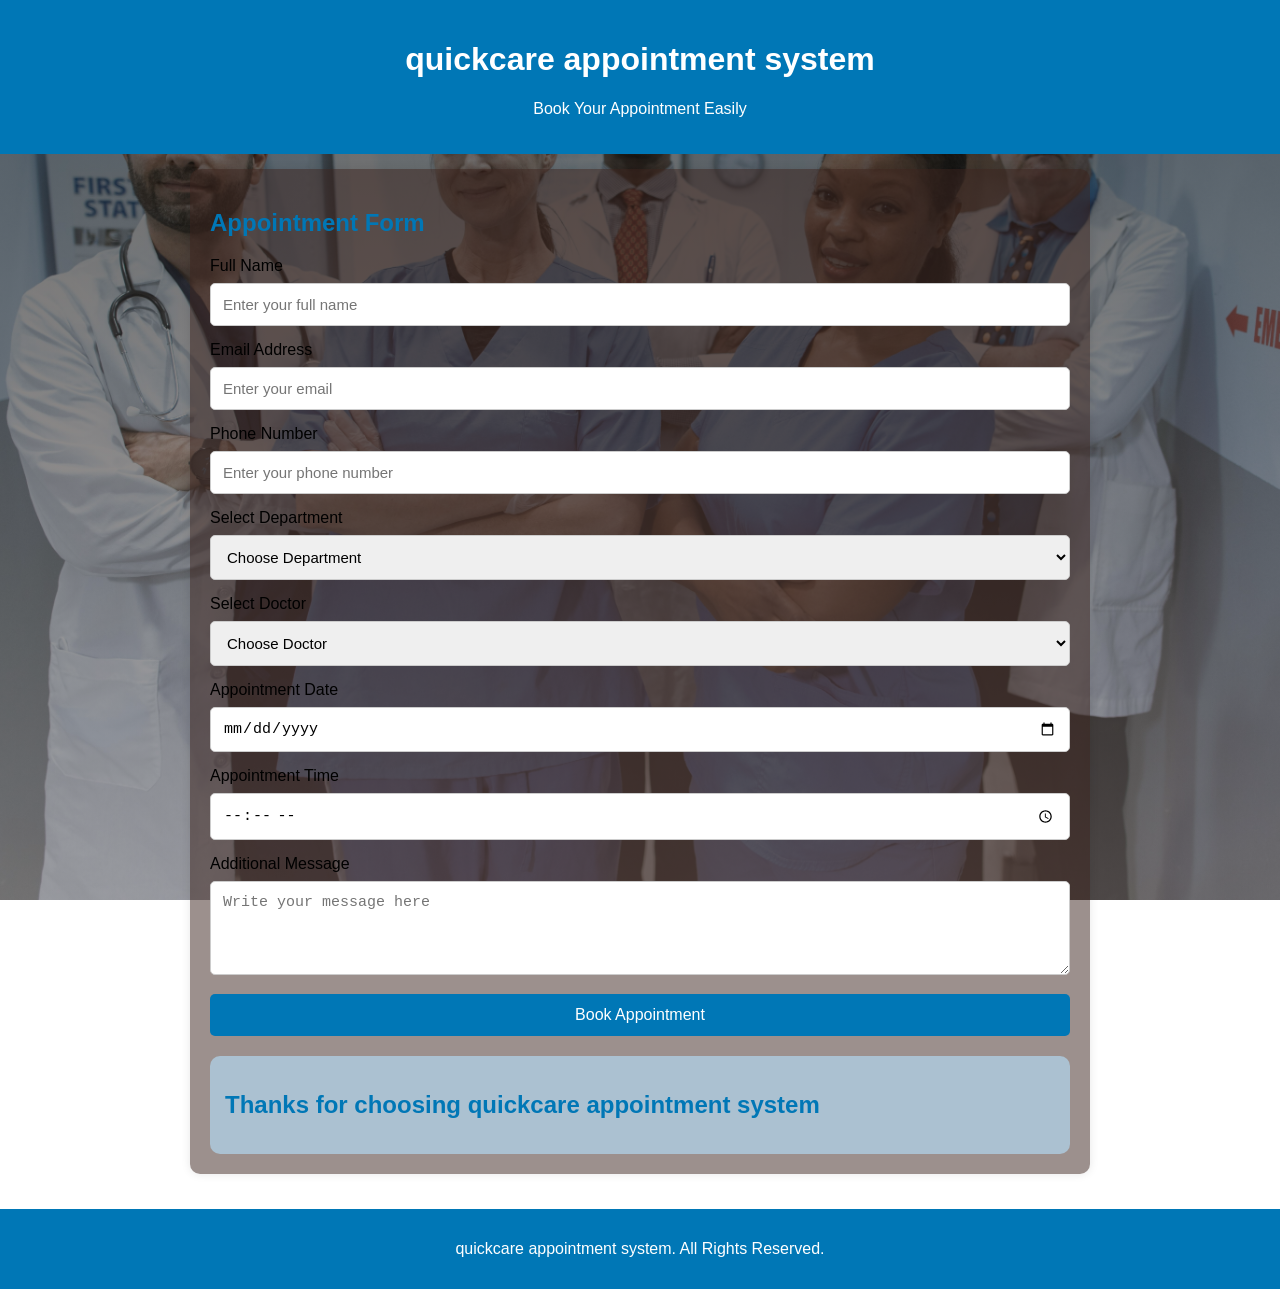
<file: appointment.html>
<!DOCTYPE html>
<html lang="en">
<head>
<meta charset="UTF-8">
<meta name="viewport" content="width=device-width, initial-scale=1.0">
<title>Hospital Appointment Page</title>

<style>

body{
    margin:0;
    font-family:Arial, sans-serif;
    background-image:  linear-gradient(rgba(0,0,0,0.6),
    rgba(124, 115, 115, 0.6)),
    url("hosp picture.jpg");

    background-size:cover;
    background-position:center;
    background-repeat:no-repeat;
    background-attachment:fixed;
}

header{
    background:#0077b6;
    color:white;
    text-align:center;
    padding:20px;
}

.container{
    width:90%;
    max-width:900px;
    margin:auto;
    padding:15px;
}

.appointment-box{
    background:rgba(59, 34, 28, 0.5);
    padding:20px;
    border-radius:10px;
    box-shadow:0 0 10px rgba(0,0,0,0.1);
}

h2{
    color:#0077b6;
}

input, select, textarea{
    width:100%;
    padding:12px;
    margin-top:8px;
    margin-bottom:15px;
    border:1px solid #ccc;
    border-radius:5px;
    font-size:15px;
    box-sizing:border-box;
}

button{
    width:100%;
    padding:12px;
    background:#0077b6;
    color:white;
    border:none;
    border-radius:5px;
    font-size:16px;
    cursor:pointer;
    transition:0.3s;
}

button:hover{
    background:#023e8a;
}

.info{
    margin-top:20px;
    background:#abc1d1;
    padding:15px;
    border-radius:10px;
}

#formMessage{
    display:none;
    margin-top:15px;
}

footer{
    background:#0077b6;
    color:white;
    text-align:center;
    padding:15px;
    margin-top:20px;
}

@media(max-width:768px){
    .container{
        width:95%;
        padding:10px;
    }
    .appointment-box{
        padding:15px;
    }
    h2{
        font-size:20px;
    }
    input, select, textarea{
        padding:10px;
        font-size:14px;
    }
    button{
        padding:10px;
        font-size:14px;
    }
}

@media(max-width:480px){
    header{
        padding:15px;
    }
    header h1{
        font-size:18px;
        margin:0;
    }
    header p{
        font-size:13px;
        margin:5px 0 0 0;
    }
    .container{
        width:100%;
        margin:0;
        padding:8px;
    }
    .appointment-box{
        padding:12px;
        margin:0;
    }
    h2{
        font-size:16px;
        margin-bottom:10px;
    }
    label{
        font-size:13px;
    }
    input, select, textarea{
        padding:10px;
        margin-top:6px;
        margin-bottom:12px;
        font-size:13px;
    }
    button{
        padding:10px;
        font-size:13px;
    }
    .info{
        padding:12px;
        margin-top:15px;
    }
    .info h2{
        font-size:14px;
    }
    .info p{
        font-size:12px;
    }
    footer{
        padding:10px;
        font-size:12px;
    }
}

</style>

</head>
<body>

<header>
    <h1> quickcare appointment system</h1>
    <p>Book Your Appointment Easily</p>
</header>

<div class="container">

    <div class="appointment-box">

        <h2>Appointment Form</h2>

        <form>

            <label>Full Name</label>
            <input type="text" placeholder="Enter your full name" required>

            <label>Email Address</label>
            <input type="email" placeholder="Enter your email" required>

            <label>Phone Number</label>
            <input type="tel" placeholder="Enter your phone number" required>

            <label>Select Department</label>
            <select required>
                <option value="">Choose Department</option>
                <option>General Consultation</option>
                <option>Cardiology</option>
                <option>Maternity</option>
                <option>Laboratory</option>
                <option>Dental Care</option>
            </select>
            <label>Select Doctor</label>
      <select required>
          <option value="">Choose Doctor</option>

           <option>Dr. John Nkurunziza - Sunrise Hospital</option>
           <option>Dr. Alice Uwimana - King Faisal Hospital</option>
           <option>Dr. Jean Paul - CHUK Hospital</option>
           <option>Dr. Marie Claire - Muhima Hospital</option>
            <option>Dr. David Habimana - Rwanda Military Hospital</option>

</select>

            <label>Appointment Date</label>
            <input type="date" required>

            <label>Appointment Time</label>
            <input type="time" required>

            <label>Additional Message</label>
            <textarea rows="4" placeholder="Write your message here"></textarea>

            <button type="submit">Book Appointment</button>

        </form>

        <div id="formMessage" class="info"></div>

        <div class="info">
            <h2> Thanks for choosing quickcare appointment system</h2>
            <p>
        
            </p>
        </div>

    </div>

</div>

<footer>
    <p> quickcare appointment system. All Rights Reserved.</p>
</footer>

<script>
const form = document.querySelector('form');
const formMessage = document.getElementById('formMessage');
const dateInput = document.querySelector('input[type="date"]');

if (dateInput) {
    const today = new Date().toISOString().split('T')[0];
    dateInput.min = today;
}

if (form) {
    form.addEventListener('submit', function (event) {
        event.preventDefault();

        const requiredFields = form.querySelectorAll('input[required], select[required], textarea[required]');
        let isValid = true;

        requiredFields.forEach(function (field) {
            if (!field.value.trim()) {
                isValid = false;
            }
        });

        if (!isValid) {
            formMessage.style.display = 'block';
            formMessage.style.background = '#f8d7da';
            formMessage.style.color = '#721c24';
            formMessage.innerHTML = '<h2>Please fill in all required fields.</h2>';
            return;
        }

        formMessage.style.display = 'block';
        formMessage.style.background = '#d4edda';
        formMessage.style.color = '#155724';
        formMessage.innerHTML = '<h2>Appointment booked successfully!</h2><p>Thank you for choosing QuickCare. We will contact you shortly.</p>';
        form.reset();
    });
}
</script>

</body>
</html>
</file>
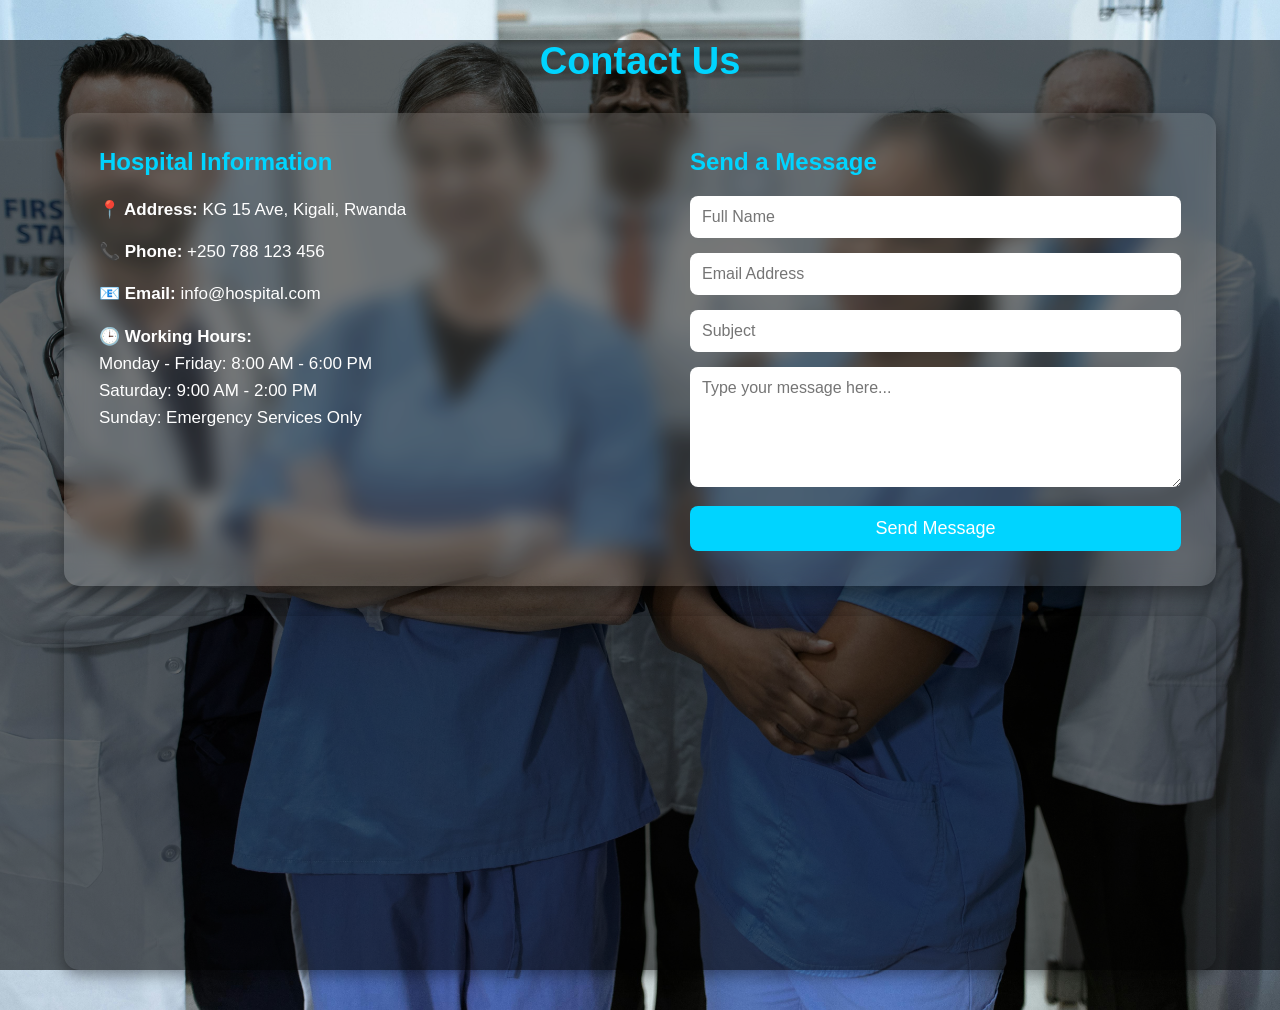
<file: contact.html>
<!DOCTYPE html>
<html lang="en">
<head>
<meta charset="UTF-8">
<meta name="viewport" content="width=device-width, initial-scale=1.0">
<title>Contact Us - Hospital Appointment System</title>

<style>
*{
    margin:0;
    padding:0;
    box-sizing:border-box;
    font-family:Arial, Helvetica, sans-serif;
}

body{
    background:url("hosp picture.jpg") no-repeat center center/cover;
    min-height:100vh;
    position:relative;
}

body::before{
    content:"";
    position:absolute;
    top:0;
    left:0;
    width:100%;
    height:100%;
    background:rgba(0,0,0,0.6);
}

.container{
    position:relative;
    z-index:1;
    width:90%;
    max-width:1200px;
    margin:40px auto;
}

h1{
    text-align:center;
    color:#00d4ff;
    margin-bottom:30px;
    font-size:38px;
}

.contact-box{
    display:flex;
    gap:30px;
    background:rgba(255,255,255,0.12);
    backdrop-filter:blur(10px);
    border-radius:15px;
    overflow:hidden;
    box-shadow:0 8px 20px rgba(0,0,0,0.4);
}

.contact-info,
.contact-form{
    flex:1;
    padding:35px;
    color:#fff;
}

.contact-info h2,
.contact-form h2{
    margin-bottom:20px;
    color:#00d4ff;
}

.contact-info p{
    margin-bottom:15px;
    font-size:17px;
    line-height:1.6;
}

.contact-form input,
.contact-form textarea{
    width:100%;
    padding:12px;
    margin-bottom:15px;
    border:none;
    border-radius:8px;
    font-size:16px;
    outline:none;
}

.contact-form textarea{
    resize:vertical;
    min-height:120px;
}

.contact-form button{
    width:100%;
    padding:12px;
    background:#00d4ff;
    color:#fff;
    border:none;
    border-radius:8px;
    font-size:18px;
    cursor:pointer;
    transition:.3s;
}

.contact-form button:hover{
    background:#0099cc;
}

.map{
    margin-top:30px;
    border-radius:15px;
    overflow:hidden;
    box-shadow:0 5px 15px rgba(0,0,0,.4);
}

.map iframe{
    width:100%;
    height:350px;
    border:0;
}

/* Tablet */
@media(max-width:768px){
    h1{
        font-size:30px;
    }

    .contact-box{
        flex-direction:column;
    }

    .contact-info,
    .contact-form{
        padding:25px;
    }
}

/* Mobile */
@media(max-width:480px){
    h1{
        font-size:26px;
    }

    .contact-info p{
        font-size:15px;
    }

    .contact-form input,
    .contact-form textarea{
        font-size:15px;
    }

    .contact-form button{
        font-size:16px;
    }

    .map iframe{
        height:250px;
    }
}
</style>
</head>

<body>

<div class="container">

<h1>Contact Us</h1>

<div class="contact-box">

<div class="contact-info">
<h2>Hospital Information</h2>

<p><strong>📍 Address:</strong> KG 15 Ave, Kigali, Rwanda</p>

<p><strong>📞 Phone:</strong> +250 788 123 456</p>

<p><strong>📧 Email:</strong> info@hospital.com</p>

<p><strong>🕒 Working Hours:</strong><br>
Monday - Friday: 8:00 AM - 6:00 PM<br>
Saturday: 9:00 AM - 2:00 PM<br>
Sunday: Emergency Services Only
</p>

</div>

<div class="contact-form">

<h2>Send a Message</h2>

<form>

<input type="text" placeholder="Full Name" required>

<input type="email" placeholder="Email Address" required>

<input type="text" placeholder="Subject" required>

<textarea placeholder="Type your message here..." required></textarea>

<button type="submit">Send Message</button>

</form>

</div>

</div>

<div class="map">

<iframe
src="https://www.google.com/maps?q=Kigali,Rwanda&output=embed"
allowfullscreen=""
loading="lazy">
</iframe>

</div>

</div>

</body>
</html>
</file>
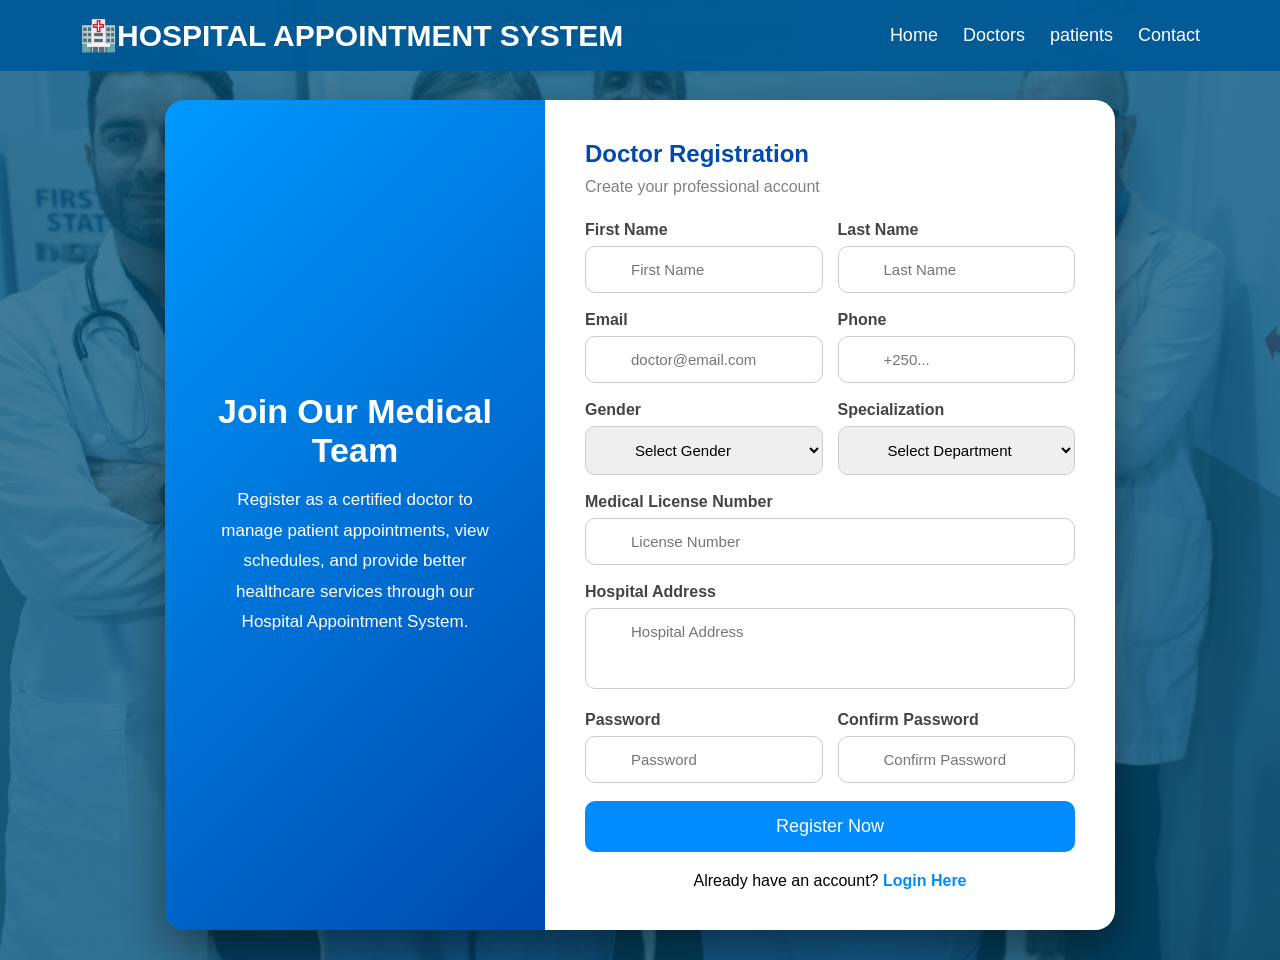
<file: doctor_register.html>
<!DOCTYPE html>
<html lang="en">
<head>
    <meta charset="UTF-8">
    <meta name="viewport" content="width=device-width, initial-scale=1.0">
    <title>Doctor Registration</title>


    <style>

    *{
        margin:0;
        padding:0;
        box-sizing:border-box;
        font-family:'Segoe UI',sans-serif;
    }

    body{
        background:linear-gradient(rgba(0,80,120,.75),rgba(0,80,120,.75)),
        url("hosp picture.jpg");
        background-size:cover;
        background-position:center;
        min-height:100vh;
        display:flex;
        justify-content:center;
        align-items:flex-start;
        padding:100px 30px 30px;
    }

    nav{
        position:fixed;
        top:0;
        left:0;
        right:0;
        display:flex;
        justify-content:space-between;
        align-items:center;
        padding:18px 80px;
        background:rgba(0,90,150,0.95);
        z-index:50;
    }

    .logo{
        color:white;
        font-size:30px;
        font-weight:bold;
    }

    nav ul{
        display:flex;
        list-style:none;
    }

    nav ul li{
        margin-left:25px;
    }

    nav ul li a{
        color:white;
        text-decoration:none;
        font-size:18px;
        transition:.3s;
    }

    nav ul li a:hover{
        color:gold;
    }

    .container{
        width:950px;
        max-width:100%;
        display:grid;
        grid-template-columns:40% 60%;
        background:rgba(255,255,255,.15);
        backdrop-filter:blur(15px);
        border-radius:20px;
        overflow:hidden;
        box-shadow:0 20px 40px rgba(0,0,0,.4);
    }


    .left{
        background:linear-gradient(135deg,#0099ff,#004aad);
        color:white;
        padding:40px;
        display:flex;
        flex-direction:column;
        justify-content:center;
        align-items:center;
        text-align:center;
    }

    .left i{
        font-size:90px;
        margin-bottom:20px;
    }

    .left h1{
        font-size:34px;
        margin-bottom:15px;
    }

    .left p{
        line-height:1.8;
        font-size:17px;
    }

    /* RIGHT SIDE */

    .right{
        background:white;
        padding:40px;
    }

    .right h2{
        color:#004aad;
        margin-bottom:10px;
    }

    .right p{
        color:gray;
        margin-bottom:25px;
    }

    .form-group{
        margin-bottom:18px;
    }

    .row{
        display:flex;
        gap:15px;
    }

    .row .form-group{
        flex:1;
    }

    label{
        display:block;
        margin-bottom:7px;
        font-weight:600;
        color:#444;
    }

    .input-box{
        position:relative;
    }

    .input-box i{
        position:absolute;
        left:15px;
        top:15px;
        color:#008cff;
    }

    .input-box input,
    .input-box select,
    .input-box textarea{
        width:100%;
        padding:14px 14px 14px 45px;
        border:1px solid #ccc;
        border-radius:10px;
        font-size:15px;
        transition:.3s;
    }

    .input-box textarea{
        resize:none;
    }

    .input-box input:focus,
    .input-box select:focus,
    .input-box textarea:focus{
        outline:none;
        border-color:#008cff;
        box-shadow:0 0 8px rgba(0,140,255,.3);
    }

    button{
        width:100%;
        padding:15px;
        border:none;
        border-radius:10px;
        background:#008cff;
        color:white;
        font-size:18px;
        cursor:pointer;
        transition:.3s;
    }

    button:hover{
        background:#005ecb;
        transform:translateY(-2px);
    }

    .login{
        margin-top:20px;
        text-align:center;
    }

    .login a{
        color:#008cff;
        text-decoration:none;
        font-weight:bold;
    }

    .login a:hover{
        text-decoration:underline;
    }

    @media(max-width:850px){

    .container{
        grid-template-columns:1fr;
    }

    .left{
        padding:30px;
    }

    .row{
        flex-direction:column;
    }

    }

    </style>

    </head>
    <body>

    <nav>

        <div class="logo">
            🏥HOSPITAL  APPOINTMENT  SYSTEM
        </div>

        <ul>
            <li><a href="index.html">Home</a></li>
            <li><a href="doctor_login.html">Doctors</a></li>
            <li><a href="patient_register.html">patients</a></li>
            <li><a href="contact.html">Contact</a></li>
        </ul>

    </nav>

    <div class="container">

    <div class="left">

    

    <h1>Join Our Medical Team</h1>

    <p>
    Register as a certified doctor to manage patient appointments,
    view schedules, and provide better healthcare services through our
    Hospital Appointment System.
    </p>

    </div>

    <div class="right">

    <h2>Doctor Registration</h2>
    <p>Create your professional account</p>

    <form>

    <div class="row">

    <div class="form-group">
    <label>First Name</label>
    <div class="input-box">
    <i class="fa fa-user"></i>
    <input type="text" placeholder="First Name" required>
    </div>
    </div>

    <div class="form-group">
    <label>Last Name</label>
    <div class="input-box">
    <i class="fa fa-user"></i>
    <input type="text" placeholder="Last Name" required>
    </div>
    </div>

    </div>

    <div class="row">

    <div class="form-group">
    <label>Email</label>
    <div class="input-box">
    <i class="fa fa-envelope"></i>
    <input type="email" placeholder="doctor@email.com" required>
    </div>
    </div>

    <div class="form-group">
    <label>Phone</label>
    <div class="input-box">
    <i class="fa fa-phone"></i>
    <input type="tel" placeholder="+250..." required>
    </div>
    </div>

    </div>

    <div class="row">

    <div class="form-group">
    <label>Gender</label>
    <div class="input-box">
    <i class="fa fa-venus-mars"></i>
    <select required>
    <option>Select Gender</option>
    <option>Male</option>
    <option>Female</option>
    </select>
    </div>
    </div>

    <div class="form-group">
    <label>Specialization</label>
    <div class="input-box">
    <i class="fa-solid fa-stethoscope"></i>
    <select required>
    <option>Select Department</option>
    <option>General Medicine</option>
    <option>Cardiology</option>
    <option>Pediatrics</option>
    <option>Neurology</option>
    <option>Dermatology</option>
    <option>Orthopedics</option>
    <option>Gynecology</option>
    <option>Radiology</option>
    </select>
    </div>
    </div>

    </div>

    <div class="form-group">
    <label>Medical License Number</label>
    <div class="input-box">
    <i class="fa-solid fa-id-card"></i>
    <input type="text" placeholder="License Number" required>
    </div>
    </div>

    <div class="form-group">
    <label>Hospital Address</label>
    <div class="input-box">
    <i class="fa-solid fa-location-dot"></i>
    <textarea rows="3" placeholder="Hospital Address"></textarea>
    </div>
    </div>

    <div class="row">

    <div class="form-group">
    <label>Password</label>
    <div class="input-box">
    <i class="fa fa-lock"></i>
    <input type="password" placeholder="Password" required>
    </div>
    </div>

    <div class="form-group">
    <label>Confirm Password</label>
    <div class="input-box">
    <i class="fa fa-lock"></i>
    <input type="password" placeholder="Confirm Password" required>
    </div>
    </div>

    </div>

    <button type="submit">
    <i class="fa-solid fa-user-plus"></i> Register Now
    </button>

    <div class="login">
    Already have an account?
    <a href="doctor_login.html">Login Here</a>
    </div>

    </form>

    </div>

    </div>

    </body>
    </html>
</file>
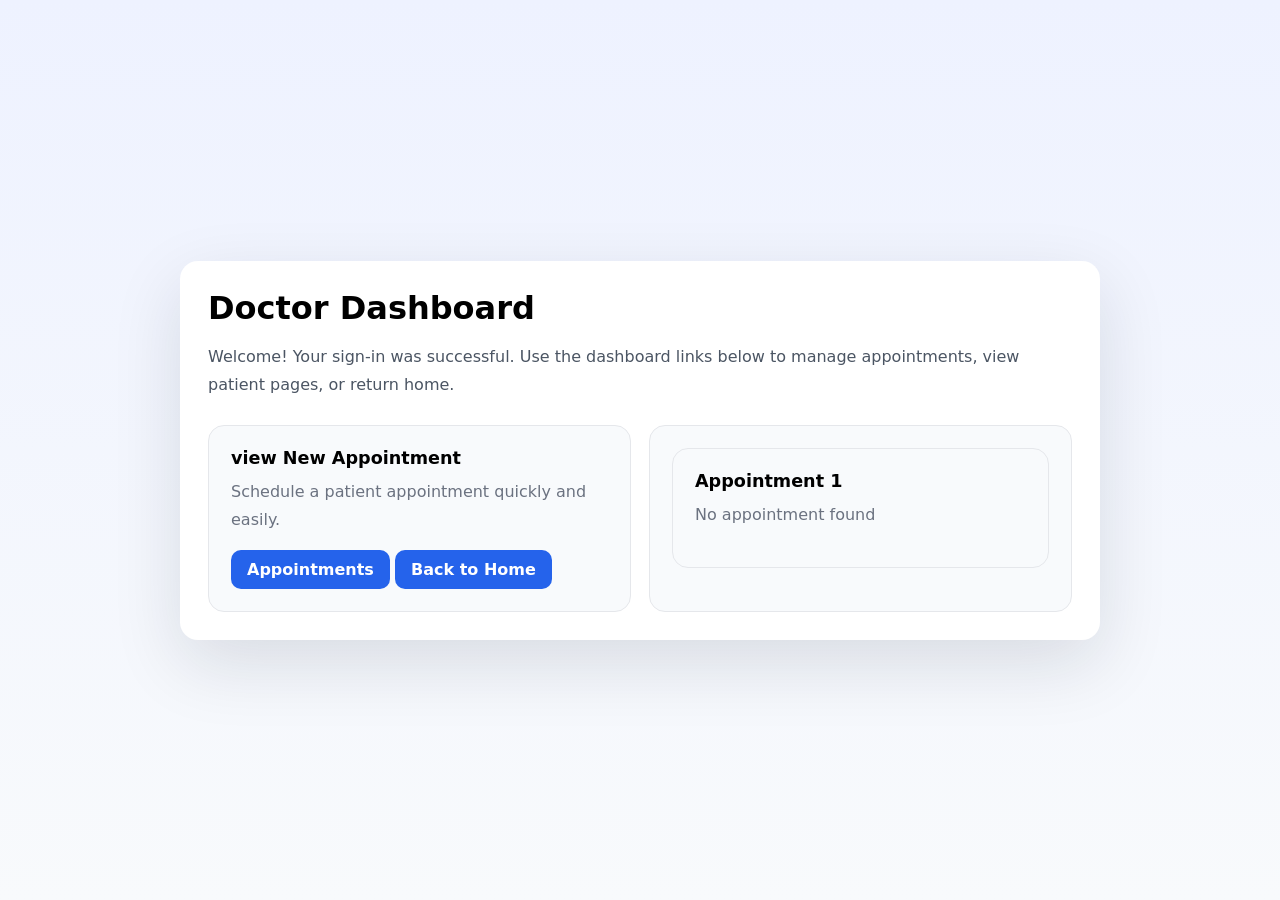
<file: doctorAppoint.html>
<!DOCTYPE html>
<html lang="en">
<head>
  <meta charset="UTF-8">
  <meta name="viewport" content="width=device-width, initial-scale=1.0">
  <title>Doctor Dashboard</title>
  <link rel="stylesheet" href="styles.css">
  <style>
    body { background: linear-gradient(180deg, #eef2ff 0%, #f8fafc 100%); }
    .dashboard { max-width: 920px; margin: 40px auto; padding: 28px; background: #fff; border-radius: 18px; box-shadow: 0 24px 70px rgba(15,23,42,0.12); }
    .dashboard h1 { margin: 0 0 10px; font-size: 2rem; }
    .dashboard p { color: #4b5563; line-height: 1.75; margin-bottom: 26px; }
    .dashboard .grid { display: grid; gap: 18px; grid-template-columns: repeat(auto-fit, minmax(240px, 1fr)); }
    .dashboard .tile { border: 1px solid #e5e7eb; border-radius: 16px; padding: 22px; background: #f8fafc; }
    .dashboard .tile h2 { margin: 0 0 10px; font-size: 1.1rem; }
    .dashboard .tile p { margin: 0 0 16px; color: #6b7280; }
    .dashboard .tile .btn { display: inline-block; text-decoration: none; }
    .dashboard .btn.primary { width: auto; padding: 10px 16px; }
  </style>
</head>
<body>
  <main class="page">
    <div class="dashboard">
      <h1>Doctor Dashboard</h1>
      <p>Welcome! Your sign-in was successful. Use the dashboard links below to manage appointments, view patient pages, or return home.</p>
      <div class="grid">
        <div class="tile">
          <h2>view New Appointment</h2>
          <p>Schedule a patient appointment quickly and easily.</p>
          <a class="btn primary" href="appointment.html">Appointments</a>
         
          <a class="btn primary" href="welcome_page.html">Back to Home</a>
        </div>
        <div class="tile">

        <div class="tile">
          <h2>Appointment 1</h2>
          <p>No appointment found</p>
        </div>
      </div>
    </div>
  </main>
</body>
</html>
</file>
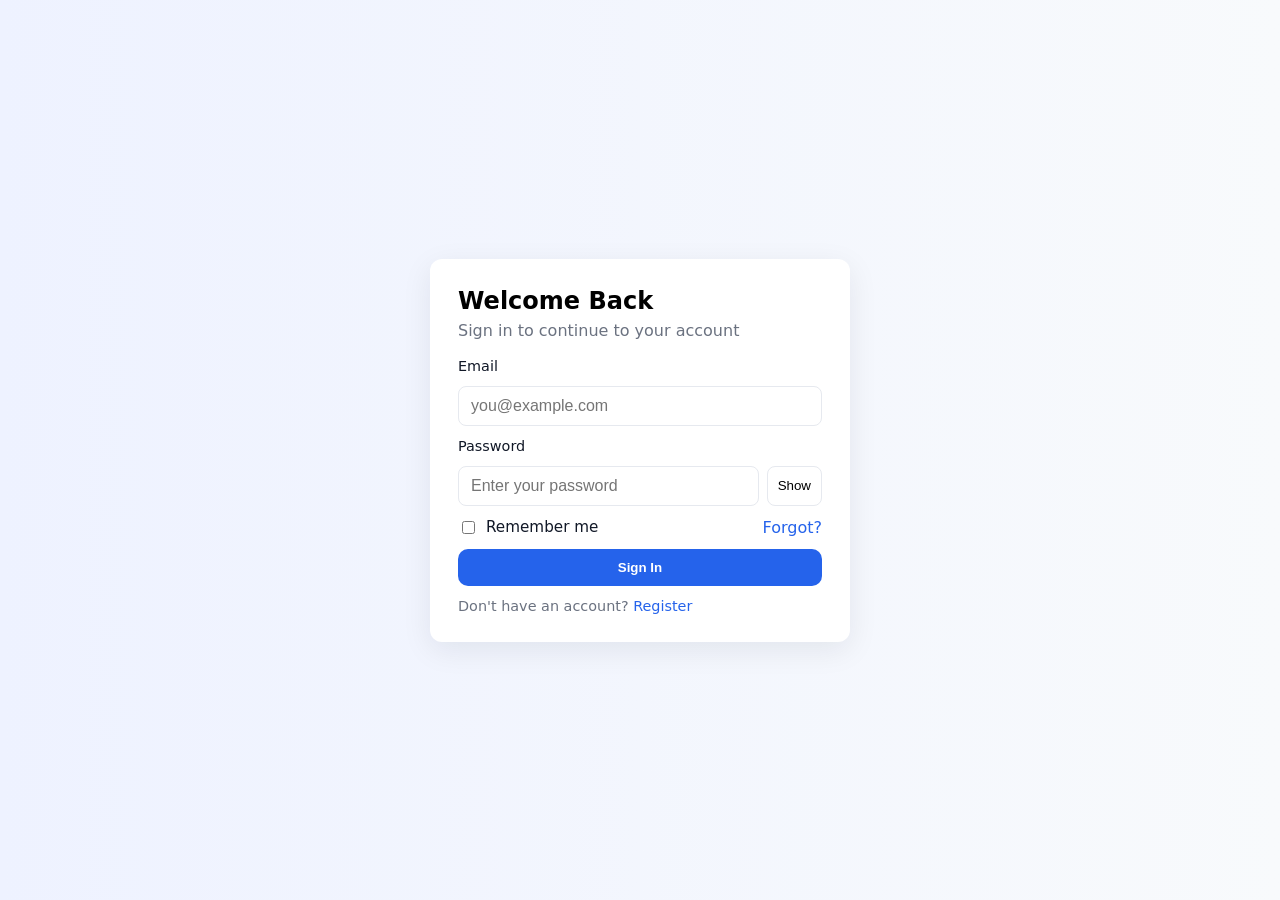
<file: login.htm>
<!doctype html>
<html lang="en">
<head>
	<meta charset="utf-8">
	<meta name="viewport" content="width=device-width,initial-scale=1">
	<title>Login</title>
	<link rel="stylesheet" href="styles.css">
	<meta name="color-scheme" content="sky blue">
</head>
<body>
	<main class="page">
		<div class="card">
			<header class="card-header">
				<h1>Welcome Back</h1>
				<p class="muted">Sign in to continue to your account</p>
			</header>

<form id="loginForm" class="form" action="doctorAppoint.html" method="get">
				<label for="email">Email</label>
				<input id="email" name="email" type="email" inputmode="email" required placeholder="you@example.com">

				<label for="password">Password</label>
				<div class="password-row">
					<input id="password" name="password" type="password" required placeholder="Enter your password">
					<button type="button" class="toggle" aria-label="Show password" title="Show password">Show</button>
				</div>

				<div class="row-between">
					<label class="checkbox">
						<input type="checkbox" name="remember">
						<span>Remember me</span>
					</label>
					<a class="link" href="#">Forgot?</a>
				</div>

				<button class="btn primary" type="submit">Sign In</button>

				<p class="small muted">Don't have an account? <a class="link" href="welcome_page.html">Register</a></p>
			</form>
		</div>
	</main>

	<script>
		(function(){
			const toggle = document.querySelector('.toggle');
			const pwd = document.getElementById('password');
			toggle.addEventListener('click', ()=>{
				const isPwd = pwd.type === 'password';
				pwd.type = isPwd ? 'text' : 'password';
				toggle.textContent = isPwd ? 'Hide' : 'Show';
			});
		})();
	</script>
</body>
</html>
</file>
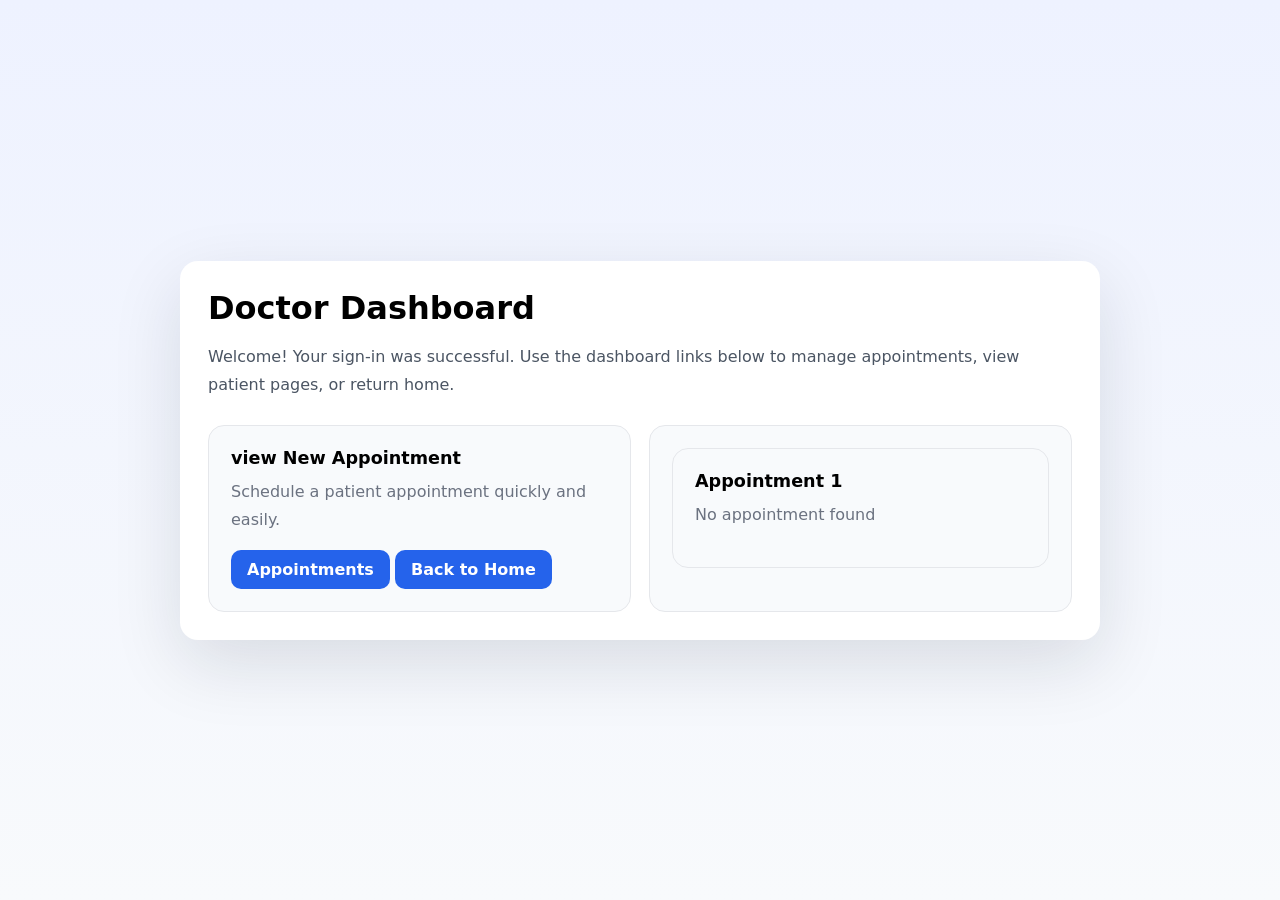
<file: my_appointment.html>
<!DOCTYPE html>
<html lang="en">
<head>
  <meta charset="UTF-8">
  <meta name="viewport" content="width=device-width, initial-scale=1.0">
  <title>Doctor Dashboard</title>
  <link rel="stylesheet" href="styles.css">
  <style>
    body { background: linear-gradient(180deg, #eef2ff 0%, #f8fafc 100%); }
    .dashboard { max-width: 920px; margin: 40px auto; padding: 28px; background: #fff; border-radius: 18px; box-shadow: 0 24px 70px rgba(15,23,42,0.12); }
    .dashboard h1 { margin: 0 0 10px; font-size: 2rem; }
    .dashboard p { color: #4b5563; line-height: 1.75; margin-bottom: 26px; }
    .dashboard .grid { display: grid; gap: 18px; grid-template-columns: repeat(auto-fit, minmax(240px, 1fr)); }
    .dashboard .tile { border: 1px solid #e5e7eb; border-radius: 16px; padding: 22px; background: #f8fafc; }
    .dashboard .tile h2 { margin: 0 0 10px; font-size: 1.1rem; }
    .dashboard .tile p { margin: 0 0 16px; color: #6b7280; }
    .dashboard .tile .btn { display: inline-block; text-decoration: none; }
    .dashboard .btn.primary { width: auto; padding: 10px 16px; }
  </style>
</head>
<body>
  <main class="page">
    <div class="dashboard">
      <h1>Doctor Dashboard</h1>
      <p>Welcome! Your sign-in was successful. Use the dashboard links below to manage appointments, view patient pages, or return home.</p>
      <div class="grid">
        <div class="tile">
          <h2>view New Appointment</h2>
          <p>Schedule a patient appointment quickly and easily.</p>
          <a class="btn primary" href="appointment.html">Appointments</a>
         
          <a class="btn primary" href="index.html">Back to Home</a>
        </div>
        <div class="tile">

        <div class="tile">
          <h2>Appointment 1</h2>
          <p>No appointment found</p>
        </div>
      </div>
    </div>
  </main>
</body>
</html>
</file>
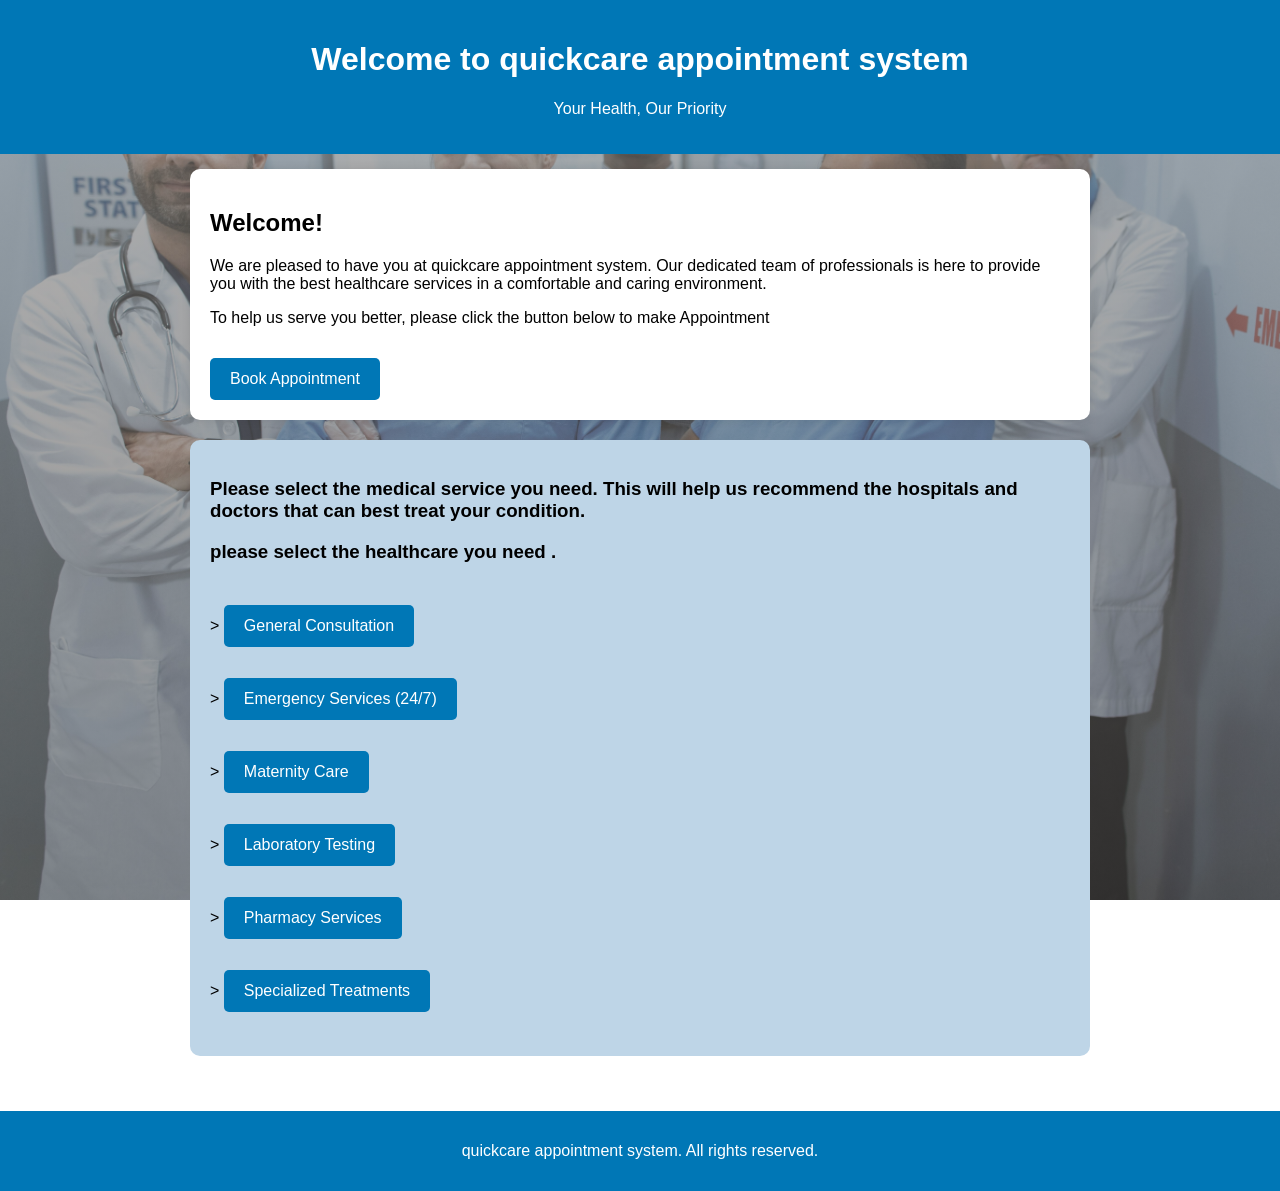
<file: patient_register.html>
<!DOCTYPE html>
<html lang="en">
<head>
<meta charset="UTF-8">
<title>Hospital appointment system</title>
<meta name="viewport" content="width=device-width, initial-scale=1.0">
<style>
    body {
        font-family: Arial, sans-serif;
        margin: 0;
        background-image:  linear-gradient(rgba(131, 129, 129, 0.6),
    rgba(77, 75, 75, 0.6)),
    url("hosp picture.jpg");

    background-size:cover;
    background-position:center;
    background-repeat:no-repeat;
    background-attachment:fixed;
    }

    header {
        background: #0077b6;
        color: white;
        padding: 20px;
        text-align: center;
    }

    .container {
        width: 90%;
        max-width: 900px;
        margin: auto;
        padding: 15px;
    }

    .welcome {
        background: white;
        padding: 20px;
        border-radius: 10px;
        margin-bottom: 20px;
        box-shadow: 0 0 10px rgba(0,0,0,0.1);

    }

    .services {
        background: #bed5e7;
        padding: 20px;
        border-radius: 10px;
        margin-bottom: 20px;
    }

    .services ul {
        list-style: none;
        padding: 0;
    }

    .services li {
        padding: 8px 0;
    }

    .btn {
        display: inline-block;
        background: #0077b6;
        color: white;
        padding: 12px 20px;
        border-radius: 5px;
        text-decoration: none;
        font-size: 16px;
        margin-top: 15px;
        transition: 0.3s;
    }

    .btn:hover {
        background: #023e8a;
    }

    footer {
        text-align: center;
        padding: 15px;
        background: #0077b6;
        color: white;
        margin-top: 20px;
    }

    @media(max-width:768px){
        .container {
            width: 95%;
            padding: 10px;
        }
        .welcome, .services {
            padding: 15px;
        }
        h2, h3 {
            font-size: 18px;
        }
        .btn {
            display: block;
            margin: 10px 0;
            font-size: 14px;
        }
    }

    @media(max-width:480px){
        header {
            padding: 15px;
        }
        header h1 {
            font-size: 20px;
            margin: 0;
        }
        header p {
            font-size: 14px;
            margin: 5px 0 0 0;
        }
        .container {
            width: 100%;
            padding: 5px;
        }
        .welcome, .services {
            padding: 12px;
            margin-bottom: 15px;
        }
        h2 {
            font-size: 16px;
        }
        h3 {
            font-size: 14px;
        }
        .services li {
            padding: 6px 0;
        }
        .btn {
            display: block;
            padding: 10px 15px;
            font-size: 13px;
            margin: 8px 0;
        }
        footer {
            padding: 10px;
            font-size: 12px;
        }
    }
</style>
</head>

<body>

<header>
    <h1>Welcome to  quickcare appointment system</h1>
    <p>Your Health, Our Priority</p>
</header>

<div class="container">

    <div class="welcome">
        <h2>Welcome!</h2>
        <p>We are pleased to have you at quickcare appointment system.
             Our dedicated team of professionals is here to provide you with the best healthcare services in a comfortable and caring environment.</p>
        <p>To help us serve you better, please click the button below to make Appointment </p>

        <a href="appointment.html" class="btn">Book  Appointment</a>
    </div>

    <div class="services">
        <h3> Please select the medical service you need. This will help us recommend the hospitals
             and doctors that can best treat your condition.
               <p>please select the healthcare you need .</p></h3>
        <ul>
            <li> > <a href="appointment.html" class="btn"> General Consultation</a></li>
            <li> > <a href="appointment.html" class="btn"> Emergency Services (24/7)</a></li>
            <li> > <a href="appointment.html" class="btn"> Maternity Care</a></li>
            <li> > <a href="appointment.html" class="btn"> Laboratory Testing</a></li>
            <li> > <a href="appointment.html" class="btn"> Pharmacy Services</a></li>
            <li> > <a href="appointment.html" class="btn"> Specialized Treatments</a></li>
        </ul>
    </div>

</div>

<footer>
    <p> quickcare appointment system. All rights reserved.</p>
</footer>

</body>
</html>
</file>
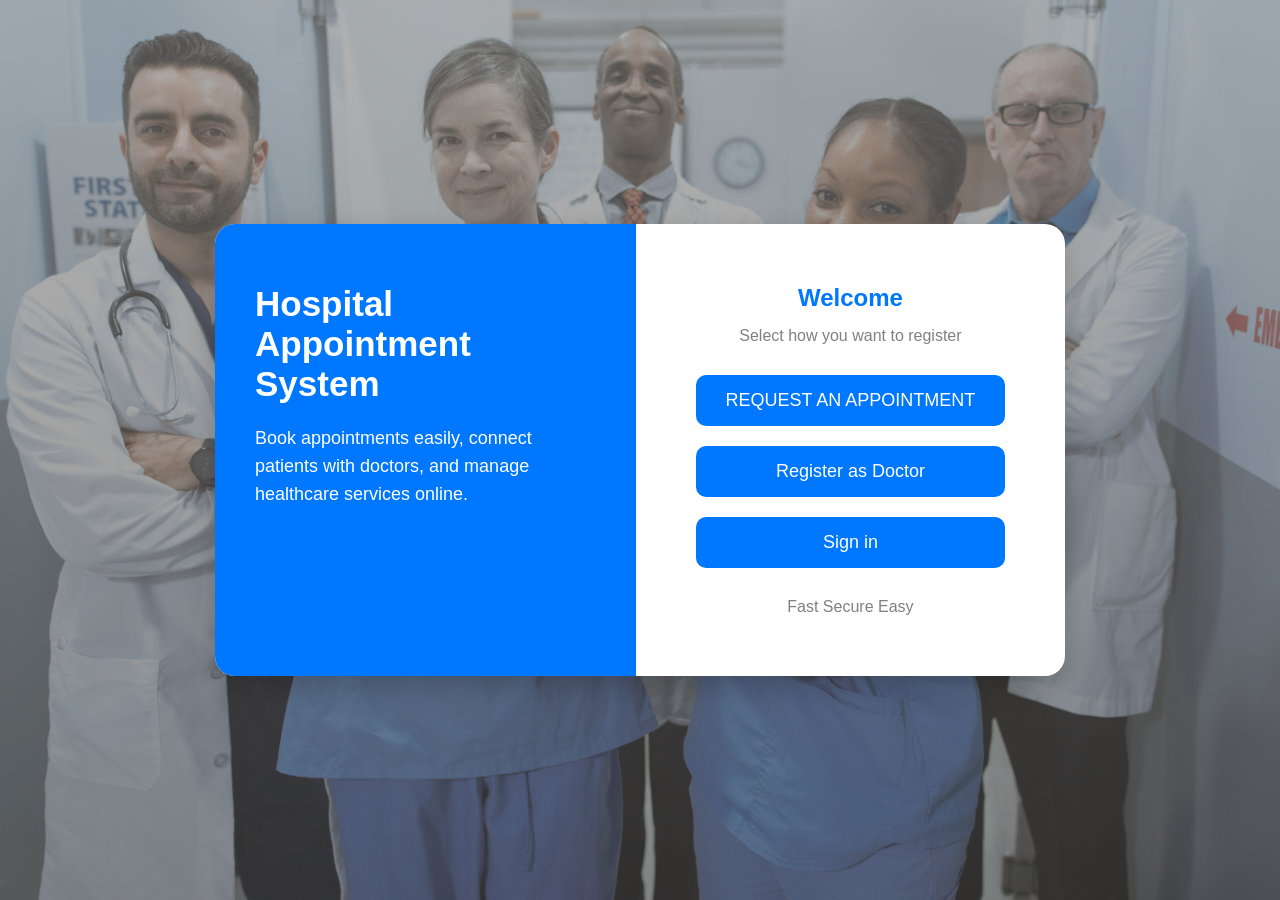
<file: welcome_page.html>
<!DOCTYPE html>
<html>
<head>
    <title>Hospital Appointment System</title>

<style>

*{
    margin:0;
    padding:0;
    box-sizing:border-box;
    font-family:Arial;
}

body{
      background-image:  linear-gradient(rgba(131, 129, 129, 0.6),
    rgba(77, 75, 75, 0.6)),
    url("hosp picture.jpg");

    background-size:cover;
    background-position:center;
    background-repeat:no-repeat;
    background-attachment:fixed;;
    height:100vh;
    display:flex;
    justify-content:center;
    align-items:center;
}

.container{
    width:850px;
    background:white;
    border-radius:20px;
    overflow:hidden;
    display:flex;
    box-shadow:0 10px 30px rgba(0,0,0,0.2);
}

.left{
    width:60%;
    background:#0077ff;
    color:white;
    padding:60px 40px;
}

.left h1{
    font-size:35px;
    margin-bottom:20px;
}

.left p{
    font-size:18px;
    line-height:28px;
}

.right{
    width:60%;
    padding:60px;
    text-align:center;
}

.right h2{
    color:#0077ff;
    margin-bottom:15px;
}

.right p{
    color:gray;
    margin-bottom:30px;
}

.btn{
    display:block;
    width:100%;
    padding:15px;
    margin:20px 0;
    text-decoration:none;
    background:#0077ff;
    color:white;
    border-radius:10px;
    font-size:18px;
    transition:0.3s;
}

.btn:hover{
    background:#0057cc;
    transform:translateY(-3px);
}

.footer{
    margin-top:30px;
    color:gray;
}

</style>

</head>

<body>

<div class="container">

<div class="left">

<h1> Hospital Appointment System</h1>

<p>

Book appointments easily, connect patients with doctors, and manage healthcare services online.

</p>

</div>

<div class="right">

<h2>Welcome</h2>

<p>Select how you want to register</p>

<a href="patient_register.html" class="btn">
 REQUEST AN APPOINTMENT
</a>

<a href="doctor_register.html" class="btn">
 Register as Doctor
</a>

<a href="login.htm" class="btn">
 Sign in
</a>
<div class="footer">

Fast  Secure  Easy

</div>

</div>

</div>

</body>
</html>
</file>
<file: styles.css>
:root{
  --bg:#f3f6fb;
  --card:#ffffff;
  --muted:#6b7280;
  --accent:#2563eb;
  --radius:12px;
  --maxw:420px;
}
*{box-sizing:border-box}
html,body{height:100%}
body{
  margin:0;
  font-family:Inter, system-ui, -apple-system, "Segoe UI", Roboto, "Helvetica Neue", Arial;
  background:linear-gradient(180deg, #eef2ff 0%, var(--bg) 100%);
  -webkit-font-smoothing:antialiased;
  -moz-osx-font-smoothing:grayscale;
}
.page{
  min-height:100vh;
  display:flex;
  align-items:center;
  justify-content:center;
  padding:16px;
}
.card{
  width:100%;
  max-width:var(--maxw);
  background:var(--card);
  border-radius:var(--radius);
  padding:28px;
  box-shadow:0 8px 30px rgba(16,24,40,0.08);
}
.card-header h1{margin:0 0 6px;font-size:1.5rem}
.muted{color:var(--muted);margin:0}
.form{margin-top:18px;display:flex;flex-direction:column;gap:12px}
label{font-size:0.9rem;color:#111827}
input[type="email"],input[type="password"]{
  width:100%;
  padding:10px 12px;
  border:1px solid #e6e9ef;
  border-radius:8px;
  font-size:1rem;
  box-sizing:border-box;
}
.password-row{display:flex;gap:8px}
.password-row .toggle{padding:8px 10px;border-radius:8px;border:1px solid #e6e9ef;background:#fff;cursor:pointer}
.row-between{display:flex;align-items:center;justify-content:space-between;flex-wrap:wrap;gap:8px}
.checkbox{display:flex;align-items:center;gap:8px;font-size:0.95rem}
.link{color:var(--accent);text-decoration:none}
.btn{display:inline-block;padding:11px 14px;border-radius:10px;border:none;cursor:pointer;font-weight:600}
.btn.primary{background:var(--accent);color:#fff;width:100%}
.small{font-size:0.9rem}

.dashboard { max-width: 920px; margin: 40px auto; padding: 28px; background: #fff; border-radius: 18px; box-shadow: 0 24px 70px rgba(15,23,42,0.12); }
.dashboard h1 { margin: 0 0 10px; font-size: 2rem; }
.dashboard p { color: #4b5563; line-height: 1.75; margin-bottom: 26px; }
.dashboard .grid { display: grid; gap: 18px; grid-template-columns: repeat(auto-fit, minmax(240px, 1fr)); }
.dashboard .tile { border: 1px solid #e5e7eb; border-radius: 16px; padding: 22px; background: #f8fafc; }
.dashboard .tile h2 { margin: 0 0 10px; font-size: 1.1rem; }
.dashboard .tile p { margin: 0 0 16px; color: #6b7280; }
.dashboard .tile .btn { display: inline-block; text-decoration: none; }
.dashboard .btn.primary { width: auto; padding: 10px 16px; }

/* Responsive tweaks */
@media (min-width:960px){
  body{background:linear-gradient(90deg,#eef2ff 0%,#f8fafc 100%)}
  .page{padding:24px}
}

@media (max-width:768px){
  .page{padding:16px}
  .card{padding:20px}
  .card-header h1{font-size:1.25rem}
  input[type="email"],input[type="password"]{
    padding:8px 10px;
    font-size:0.95rem;
  }
  .dashboard{
    margin:20px auto;
    padding:20px;
  }
  .dashboard h1{
    font-size:1.5rem;
  }
  .dashboard .grid{
    gap:12px;
    grid-template-columns:1fr;
  }
  .dashboard .tile{
    padding:16px;
  }
}

@media (max-width:480px){
  .page{padding:12px}
  .card{padding:16px;border-radius:10px}
  .card-header h1{font-size:1.1rem}
  .muted{font-size:0.85rem}
  .form{gap:10px}
  label{font-size:0.85rem}
  input[type="email"],input[type="password"]{
    padding:8px 10px;
    font-size:0.95rem;
  }
  .password-row{flex-direction:column}
  .password-row .toggle{width:100%}
  .row-between{flex-direction:column;align-items:flex-start}
  .checkbox{font-size:0.85rem}
  .small{font-size:0.8rem}
  .btn{padding:8px 10px;font-size:0.9rem}
  .btn.primary{padding:10px 12px}
  
  .dashboard{
    margin:15px auto;
    padding:15px;
  }
  .dashboard h1{
    font-size:1.2rem;
    margin-bottom:8px;
  }
  .dashboard p{
    font-size:0.9rem;
    margin-bottom:16px;
  }
  .dashboard .grid{
    gap:12px;
    grid-template-columns:1fr;
  }
  .dashboard .tile{
    padding:12px;
  }
  .dashboard .tile h2{
    font-size:0.95rem;
  }
  .dashboard .tile p{
    font-size:0.85rem;
  }
}

/* Accessibility focus */
input:focus,button:focus{outline:3px solid rgba(37,99,235,0.12);outline-offset:2px}
</file>
